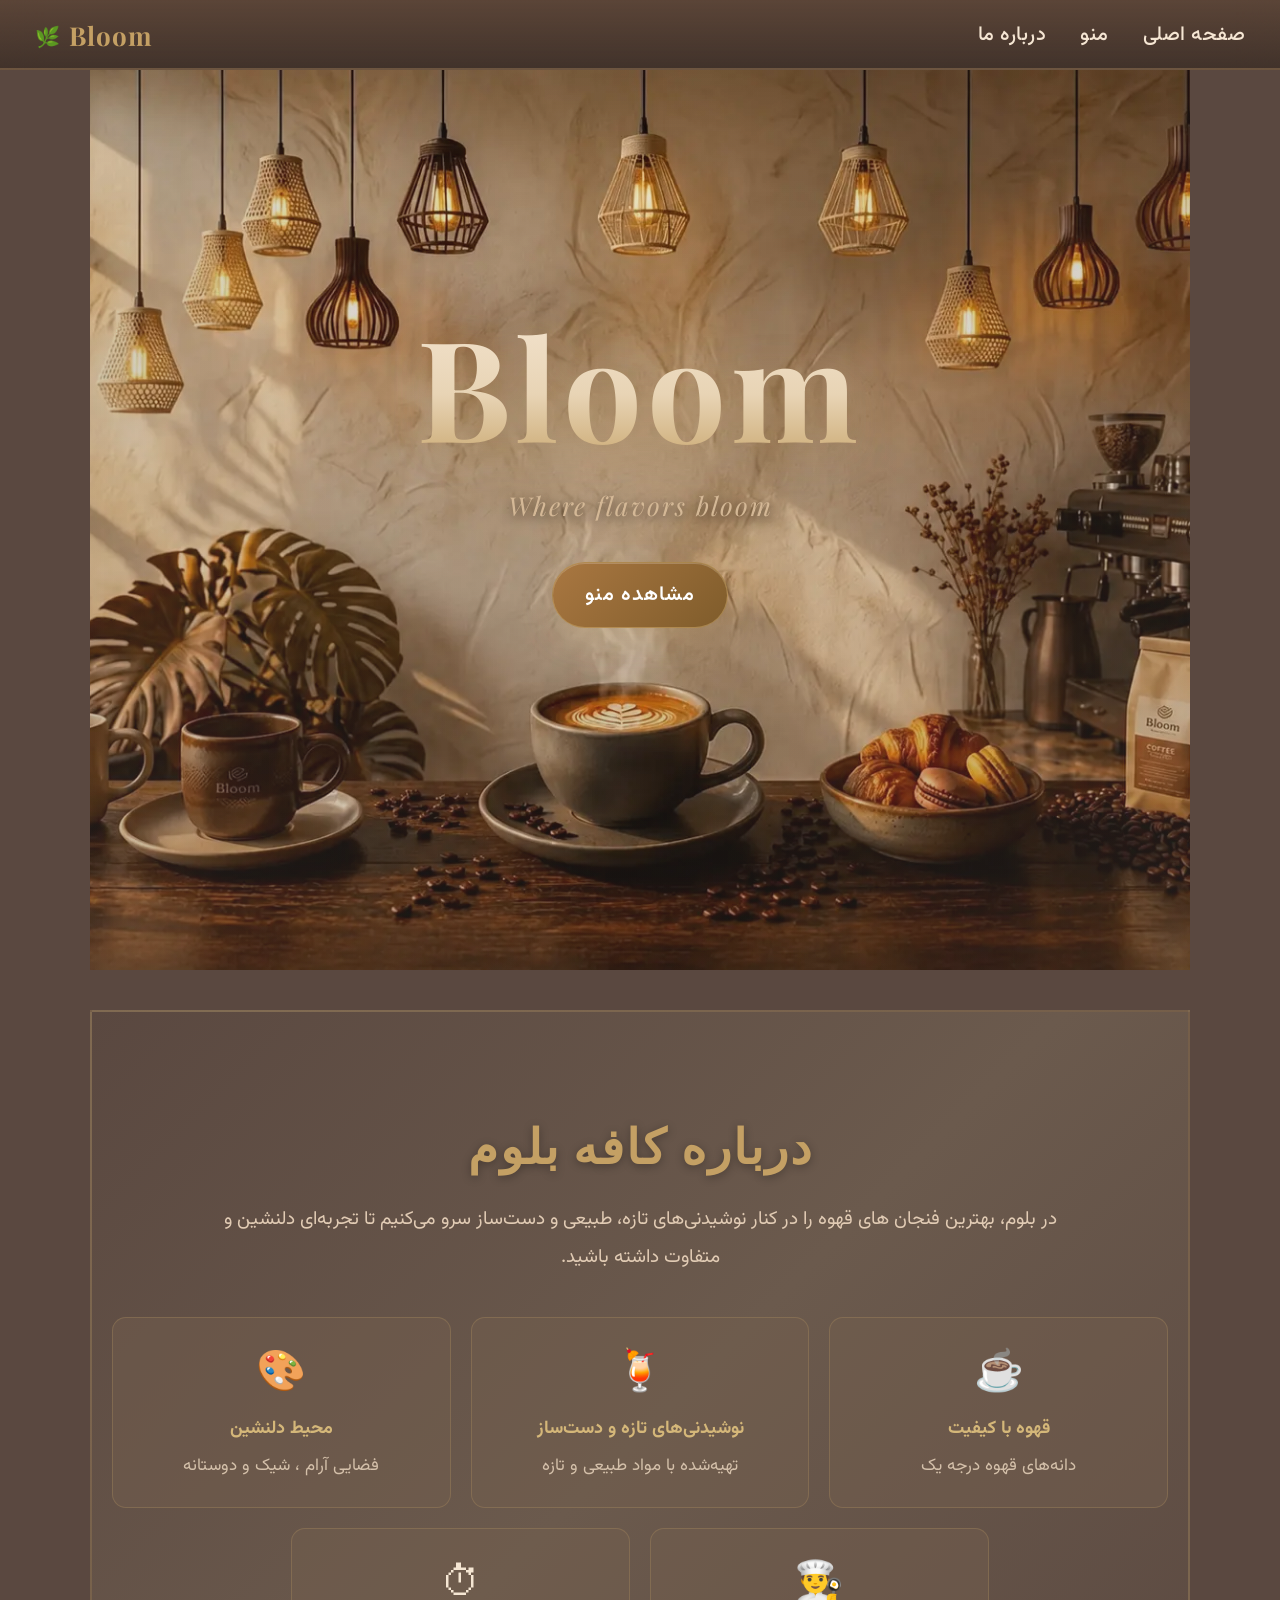
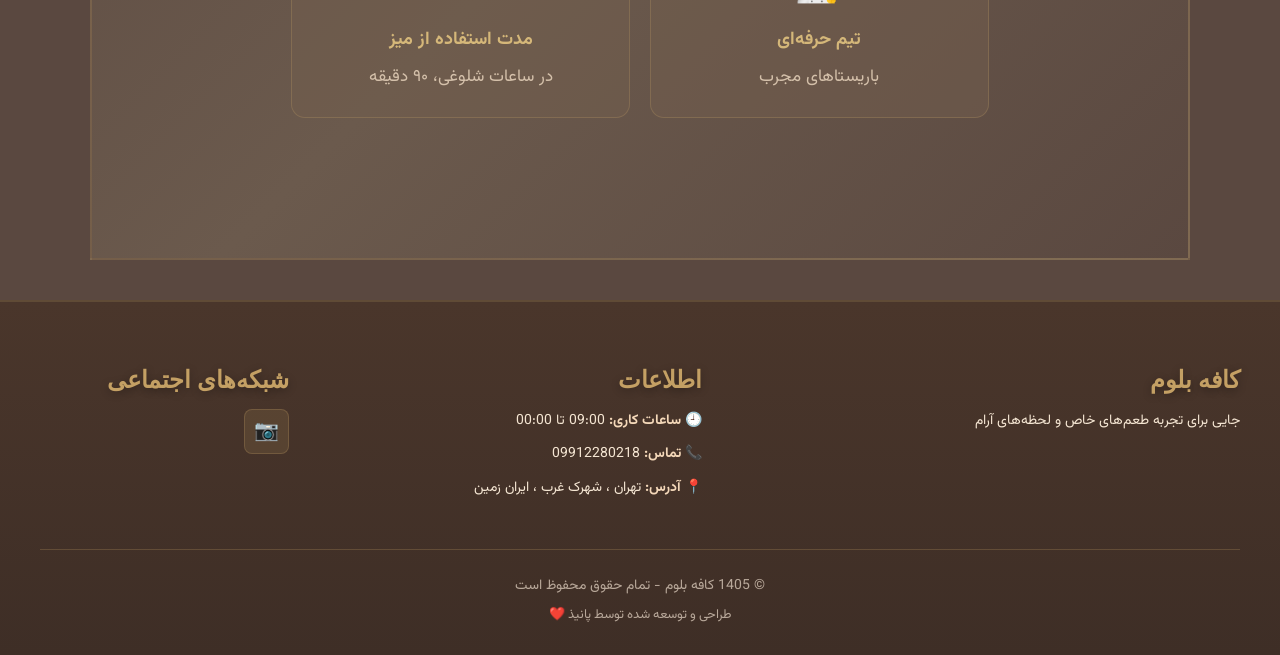
<file: index.html>
<!DOCTYPE html>
<html lang="fa" dir="rtl">
    <head>
        <meta charset="UTF-8">
        <meta name="viewport" content="width=device-width, initial-scale=1.0">
        <meta name="description" content="کافه بلوم جایی که طعم‌ها شکوفه می‌زنند. قهوه و نوشیدنی‌های با کیفیت در تهران">
        <meta name="theme-color" content="#5A4840">
        <meta property="og:image" content="images/cafe.png">
        <meta property="og:title" content="کافه بلوم - جایی که طعم‌ها شکوفه می‌زنند">
        <meta property="og:description" content="جایی برای تجربه طعم‌های خاص و لحظه‌های آرام">
        
        <link rel="icon" href="data:image/svg+xml,<svg xmlns='http://www.w3.org/2000/svg' viewBox='0 0 100 100'><text y='75' font-size='75'>🌿</text></svg>">

        <link rel="preconnect" href="https://fonts.googleapis.com">
        <link rel="preconnect" href="https://fonts.gstatic.com" crossorigin>
        <link href="https://fonts.googleapis.com/css2?family=Vazirmatn:wght@300;400;500;600;700&family=Playfair+Display:wght@600;700&display=swap" rel="stylesheet">   
        <link rel="stylesheet" href="style.css">
        <title>کافه بلوم | Bloom Coffee</title>
    </head>
    
    <body>
        <header>
            <nav class="navbar" aria-label="منوی اصلی">
                <div class="navbar-content">
                    <a href="index.html" class="logo" aria-label="صفحه اصلی کافه بلوم">
                      <span class="leaf">🌿</span>
                      <span class="logo-text">Bloom</span>
                    </a>

                    <ul class="nav-links" id="navLinks">
                        <li><a href="#about">درباره ما</a></li>
                        <li><a href="menu.html">منو</a></li>
                        <li><a href="index.html" aria-current="page">صفحه اصلی</a></li>
                    </ul>

                    <button class="hamburger" id="hamburger" type="button" 
                        aria-label="منوی موبایل" 
                        aria-expanded="false"
                        aria-controls="navLinks">
                        <span></span>
                        <span></span>
                        <span></span>
                    </button>
                </div>
            </nav>
        </header>

        <main>
            <section id="home" class="hero">
                <div class="hero-bg"></div>
                <div class="hero-overlay"></div>
                <div class="hero-content">
                    <div class="hero-text">
                        <h1>Bloom</h1>
                        <p>Where flavors bloom</p>
                    </div>
                    <a href="menu.html" class="btn">مشاهده منو</a>
                </div>
            </section>
            <section id="about" class="about">
                <div class="about-content">
                    <div class="about-text">
                        <h2>درباره کافه بلوم</h2>
                        <p>
                             در بلوم، بهترین فنجان های قهوه را در کنار نوشیدنی‌های تازه،
                                طبیعی و دست‌ساز سرو می‌کنیم تا تجربه‌ای دلنشین و متفاوت داشته باشید.
                        </p>

                        <div class="about-features">
                            <div class="feature">
                                <span class="feature-icon">☕</span>
                                <h3>قهوه با کیفیت</h3>
                                <p>دانه‌های قهوه درجه یک</p>
                            </div>
                            <div class="feature">
                                <span class="feature-icon">🍹</span>
                                <h3> نوشیدنی‌های تازه و دست‌ساز</h3>
                                <p>تهیه‌شده با مواد طبیعی و تازه</p>
                            </div>
                            <div class="feature">
                                <span class="feature-icon">🎨</span>
                                <h3>محیط دلنشین</h3>
                                <p>فضایی آرام ، شیک و دوستانه</p>
                            </div>
                            <div class="feature">
                                <span class="feature-icon">👨‍🍳</span>
                                <h3>تیم حرفه‌ای</h3>
                                <p>باریستاهای مجرب</p>
                            </div>
                            <div class="feature">
                                <span class="feature-icon">⏱</span>
                                <h3>مدت استفاده از میز</h3>
                                <p>در ساعات شلوغی، ۹۰ دقیقه</p>
                            </div>
                        </div>                    
                    </div>

                </div>
            </section>
        </main>

        <footer>
            <div class="footer-content">
                <div class="footer-main">
                    <div class="footer-info-box">
                        <h3>کافه بلوم</h3>
                        <p>جایی برای تجربه طعم‌های خاص و لحظه‌های آرام</p>
                    </div>
                    <div class="footer-info-box">
                        <h3>اطلاعات</h3>
                        <div class="footer-details">
                            <p><strong>🕘 ساعات کاری:</strong> 09:00 تا 00:00</p>
                            <p><strong>📞 تماس:</strong> 09912280218</p>
                            <p><strong>📍 آدرس:</strong> تهران ، شهرک غرب ، ایران زمین </p>
                        </div>
                    </div>
                    <div class="footer-info-box">
                        <h3>شبکه‌های اجتماعی</h3>
                        <div class="social-links">
                            <a href="https://instagram.com" aria-label="اینستاگرام" target="_blank">📷</a>
                        </div>
                    </div>
                </div>
                <div class="footer-bottom">
                    <p class="copyright">© 1405 کافه بلوم - تمام حقوق محفوظ است</p>
                    <p class="credit">طراحی و توسعه شده توسط پانیذ ❤️</p>
                </div>
            </div>
        </footer>

        <script src="script.js"></script>
    </body>
</html>
</file>
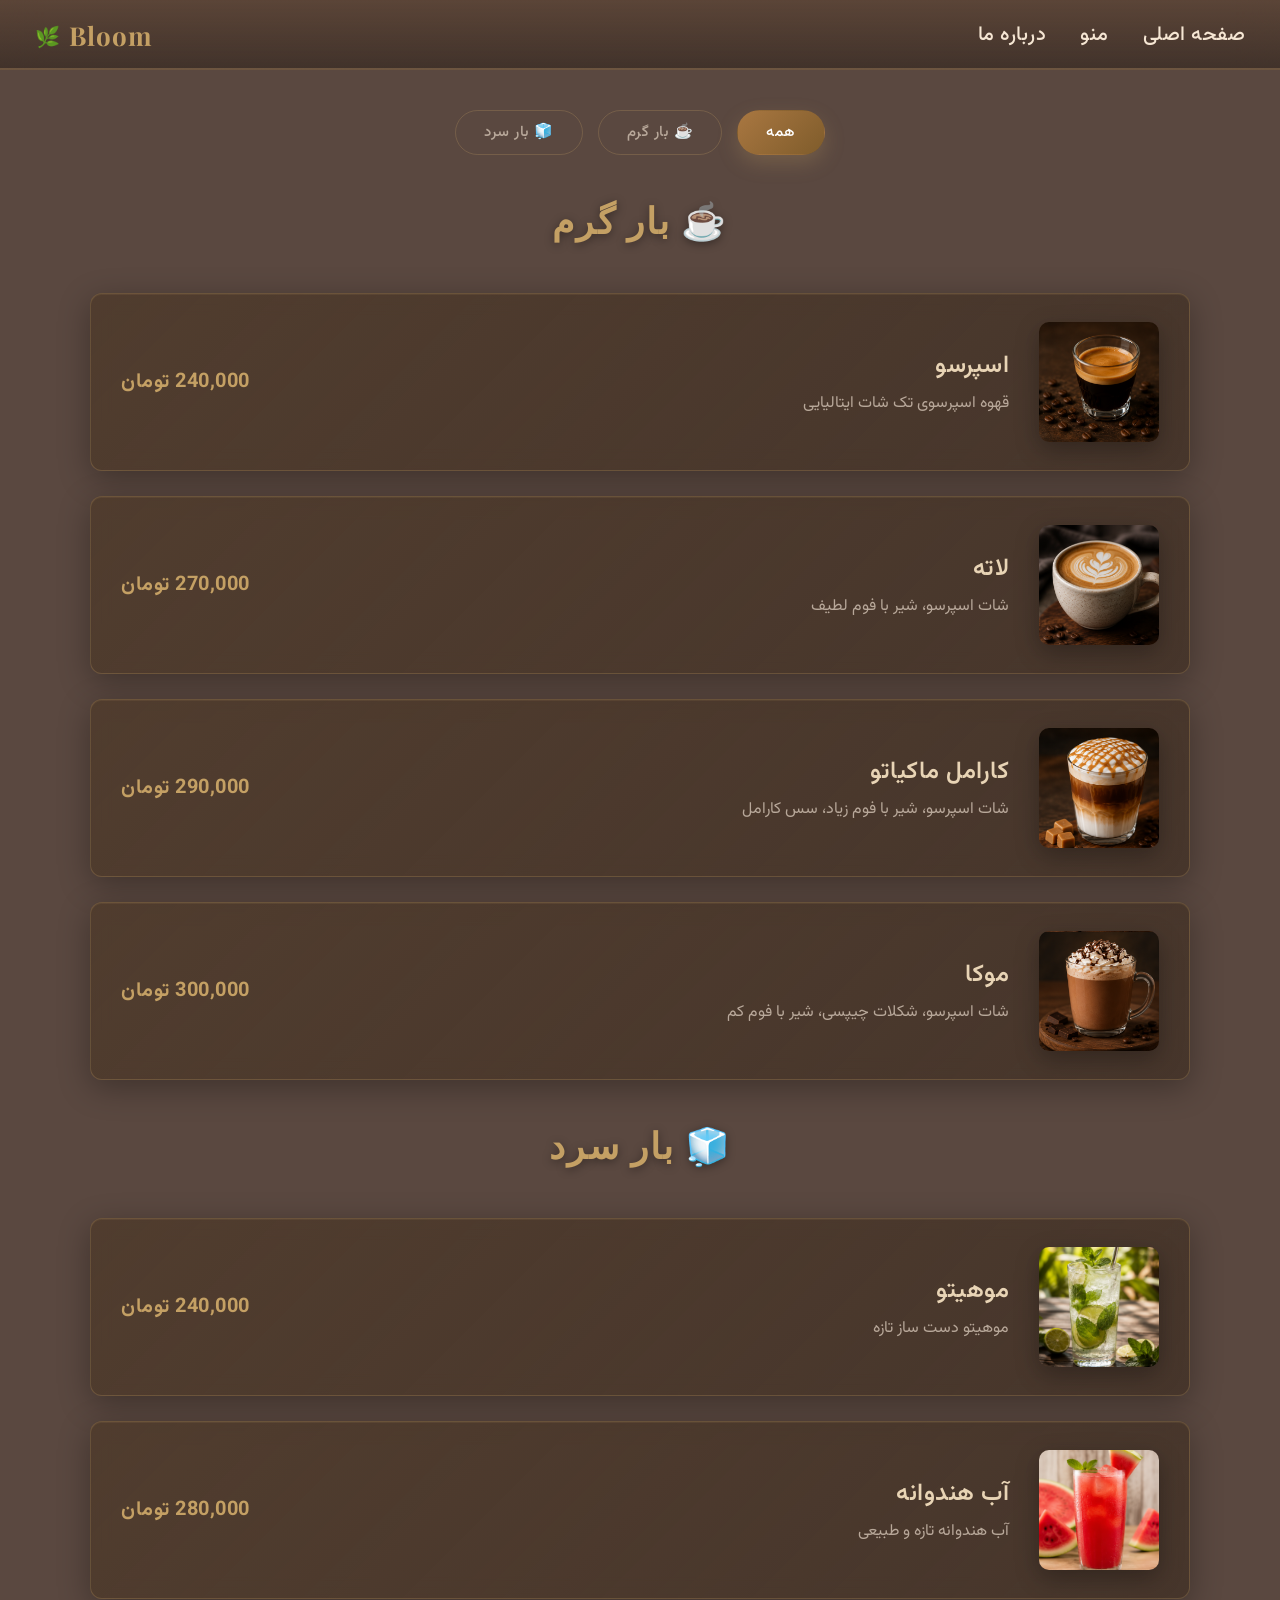
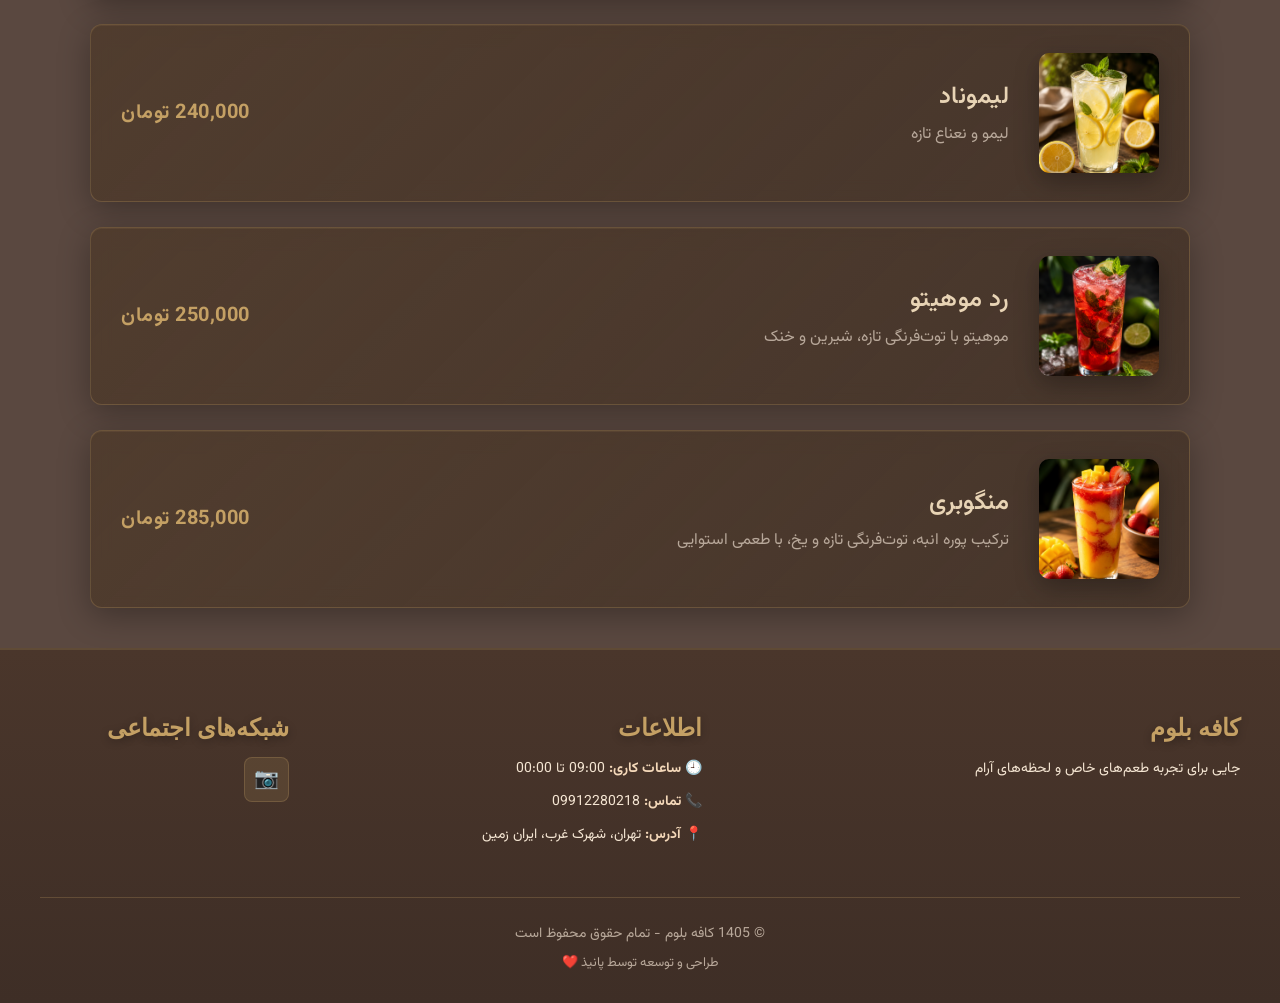
<file: menu.html>
<!DOCTYPE html>
<html lang="fa" dir="rtl">
    <head>
        <meta charset="UTF-8">
        <meta name="viewport" content="width=device-width, initial-scale=1.0">
        <meta name="description" content="منوی کافه بلوم - نوشیدنی‌های گرم و سرد">
        <meta name="theme-color" content="#5A4840">
        <meta property="og:image" content="images/cafe.png">
        <link rel="icon" href="data:image/svg+xml,<svg xmlns='http://www.w3.org/2000/svg' viewBox='0 0 100 100'><text y='75' font-size='75'>🌿</text></svg>">
        <link rel="preconnect" href="https://fonts.googleapis.com">
        <link rel="preconnect" href="https://fonts.gstatic.com" crossorigin>
        <link href="https://fonts.googleapis.com/css2?family=Vazirmatn:wght@300;400;500;600;700&family=Playfair+Display:wght@600;700&display=swap" rel="stylesheet">
        <link rel="stylesheet" href="style.css">
        <title>منوی کافه بلوم</title>
    </head>

    <body>
        <header>
            <nav class="navbar" aria-label="منوی اصلی">
                <div class="navbar-content">
                    <a href="index.html" class="logo" aria-label="صفحه اصلی کافه بلوم">
                        <span class="leaf">🌿</span>
                        <span class="logo-text">Bloom</span>
                    </a>
                    <ul class="nav-links" id="navLinks">
                        <li><a href="index.html#about">درباره ما</a></li>  
                        <li><a href="menu.html">منو</a></li>
                        <li><a href="index.html" aria-current="page">صفحه اصلی</a></li>
                    </ul>
                    <button class="hamburger" id="hamburger" type="button"
                        aria-label="باز کردن منوی موبایل"
                        aria-expanded="false"
                        aria-controls="navLinks">
                        <span></span>
                        <span></span>
                        <span></span>
                    </button>
                </div>
            </nav>
        </header>

        <main class="menu-page">
            <div class="filter-btns">
                <button class="filter-btn active" data-filter="all" type="button">همه</button>
                <button class="filter-btn" data-filter="hot" type="button">☕ بار گرم</button>
                <button class="filter-btn" data-filter="cold" type="button">🧊 بار سرد</button>
            </div>
            
            <section id="hot-drinks" data-category="hot">
                <h2>☕ بار گرم</h2>
                <article class="menu-item">
                    <img src="images/Esspreso.png" alt="اسپرسو" loading="lazy">
                    <div class="item-info">
                        <h3>اسپرسو</h3>
                        <p>قهوه اسپرسوی تک شات ایتالیایی</p>
                    </div>
                    <span class="price">240,000 تومان</span>
                </article>
                <article class="menu-item">
                    <img src="images/Latte .png" alt="لاته" loading="lazy">
                    <div class="item-info">
                        <h3>لاته</h3>
                        <p>شات اسپرسو، شیر با فوم لطیف</p>
                    </div>
                    <span class="price">270,000 تومان</span>
                </article>
                <article class="menu-item">
                    <img src="images/Caramel Macchiato.png" alt="کارامل ماکیاتو" loading="lazy">
                    <div class="item-info">
                        <h3>کارامل ماکیاتو</h3>
                        <p>شات اسپرسو، شیر با فوم زیاد، سس کارامل</p>
                    </div>
                    <span class="price">290,000 تومان</span>
                </article>
                <article class="menu-item">
                    <img src="images/mocha.png" alt="موکا" loading="lazy">
                    <div class="item-info">
                        <h3>موکا</h3>
                        <p>شات اسپرسو، شکلات چیپسی، شیر با فوم کم</p>
                    </div>
                    <span class="price">300,000 تومان</span>
                </article>
            </section>

            <section id="cold-drinks" data-category="cold">
                <h2>🧊 بار سرد</h2>
                <article class="menu-item">
                    <img src="images/mohito.png" alt="موهیتو" loading="lazy">
                    <div class="item-info">
                        <h3>موهیتو</h3>
                        <p>موهیتو دست ساز تازه</p>
                    </div>
                    <span class="price">240,000 تومان</span>
                </article>
                <article class="menu-item">
                    <img src="images/watermelon-juice.png" alt="آب هندوانه" loading="lazy">
                    <div class="item-info">
                        <h3>آب هندوانه</h3>
                        <p>آب هندوانه تازه و طبیعی</p>
                    </div>
                    <span class="price">280,000 تومان</span>
                </article>
                <article class="menu-item">
                    <img src="images/lemonade.png" alt="لیموناد" loading="lazy">
                    <div class="item-info">
                        <h3>لیموناد</h3>
                        <p>لیمو و نعناع تازه</p>
                    </div>
                    <span class="price">240,000 تومان</span>
                </article>
                <article class="menu-item">
                    <img src="images/Red-mohito.png" alt="رد موهیتو" loading="lazy">
                    <div class="item-info">
                        <h3>رد موهیتو</h3>
                        <p>موهیتو با توت‌فرنگی تازه، شیرین و خنک</p>
                    </div>
                    <span class="price">250,000 تومان</span>
                </article>
                <article class="menu-item">
                    <img src="images/mangobery.png" alt="منگوبری" loading="lazy">
                    <div class="item-info">
                        <h3>منگوبری</h3>
                        <p>ترکیب پوره انبه، توت‌فرنگی تازه و یخ، با طعمی استوایی</p>
                    </div>
                    <span class="price">285,000 تومان</span>
                </article>
            </section>

        </main>

        <footer>
            <div class="footer-content">
                <div class="footer-main">
                    <div class="footer-info-box">
                        <h3>کافه بلوم</h3>
                        <p>جایی برای تجربه طعم‌های خاص و لحظه‌های آرام</p>
                    </div>
                    <div class="footer-info-box">
                        <h3>اطلاعات</h3>
                        <div class="footer-details">
                            <p><strong>🕘 ساعات کاری:</strong> 09:00 تا 00:00</p>
                            <p><strong>📞 تماس:</strong> 09912280218</p>
                            <p><strong>📍 آدرس:</strong> تهران، شهرک غرب، ایران زمین</p>
                        </div>
                    </div>
                    <div class="footer-info-box">
                        <h3>شبکه‌های اجتماعی</h3>
                        <div class="social-links">
                            <a href="https://instagram.com" aria-label="اینستاگرام" target="_blank">📷</a>
                        </div>
                    </div>
                </div>
                <div class="footer-bottom">
                    <p class="copyright">© 1405 کافه بلوم - تمام حقوق محفوظ است</p>
                    <p class="credit">طراحی و توسعه توسط پانیذ ❤️</p>
                </div>
            </div>
        </footer>

        <script src="script.js"></script>
    </body>
</html>
</file>
<file: style.css>
:root{
    --dark-bg: #5A4840;
    --cream: #F5E6D3;
    --gold: #C4A064;
    --gold-light: #E8D4B5;
    --text: #F5E6D3;
    --muted: #B8A89A;
    --border: rgba(196, 160, 100, 0.25);
}
*{
    margin: 0;
    padding: 0;
    box-sizing: border-box;
}
html{
    scroll-behavior: smooth;
}
body{
    font-family: 'Vazirmatn', sans-serif;
    background: var(--dark-bg);
    color: var(--text);
    overflow-x: hidden;
}
a{
    text-decoration: none;
    color: inherit;
}
ul{
    list-style: none;
}

/* ----- NAVBAR ------- */

.navbar{
    position: fixed;
    top: 0;
    width: 100%;
    height: 70px;
    z-index: 999;
    background: linear-gradient(180deg, rgba(92, 67, 50, 0.6), rgba(42, 30, 22, 0.5));
    backdrop-filter: blur(20px);
    border-bottom: 2px solid rgba(196, 161, 100, 0.179);
}

.navbar-content{
    width: 100%;
    padding: 0 35px;
    height: 70px;
    display: flex;
    align-items: center;
    justify-content: space-between;
    direction: ltr;
}
.nav-links{
    display: flex;
    align-items: center;
    gap: 34px;
    max-height: none;
    overflow: visible;
    transition: max-height 0.3s ease;
}
.nav-links a{
    color: var(--cream);
    font-size: 20px;
    font-weight: 500;
    position: relative;
    padding: 8px 0;
    transition: 0.3s ease;
    letter-spacing: 0.5px;
}
.nav-links a:hover{
    color: var(--gold);
    text-shadow: 0 0 10px rgba(196, 160, 100, 0.4);
}
.logo{
    display: flex;
    align-items: center;
    gap: 8px;
    color: var(--gold);
    font-family: 'Playfair Display', serif;
    font-size: 26px;
    font-weight: 700;
    letter-spacing: 1px;
    transition: 0.3s ease;
    cursor: pointer;
}
.logo:hover{
    color: var(--gold-light);
    text-shadow: 0 0 15px rgba(196, 160, 100, 0.3);
}
.leaf{
    font-size: 20px;
}

/* --- HAMBURGER --- */

.hamburger{
    display: none;
    background: none;
    border: 1.5px solid rgba(196, 160, 100, 0.5);
    width: 40px;
    height: 35px;
    border-radius: 6px;
    cursor: pointer;
    transition: all 0.3s ease;
}
.hamburger:hover{
    border-color: var(--gold);
    box-shadow: 0 0 12px rgba(196, 160, 100, 0.3);
}
.hamburger span{
    display: block;
    height: 2px;
    width: 20px;
    background: var(--cream);
    margin: 5px auto;
    transition: all 0.3s ease;
}
.hamburger[aria-expanded="true"] span:nth-child(1){
    transform: rotate(45deg) translate(5px, 7px);
}
.hamburger[aria-expanded="true"] span:nth-child(2){
    opacity: 0;
    transform: scale(0);
}
.hamburger[aria-expanded="true"] span:nth-child(3){
    transform: rotate(-45deg) translate(5px, -7px);
}

/* --- HERO --- */

.hero{
    position: relative;
    width: 100%;
    height: 100vh;
    display: flex;
    align-items: center;
    justify-content: center;
    overflow: hidden;
    margin-top: 70px;
}
.hero-bg{
    position: absolute;
    inset: 0;
    width: 100%;
    height: 100%;
    background-image: url("images/cafe.webp");
    background-position: center;
    background-size: cover;
    background-repeat: no-repeat;
    z-index: 0;
}
.hero-overlay{
    position: absolute;
    inset: 0;
    z-index: 1;
    background:
        linear-gradient(90deg, rgba(90, 72, 64, 0.2), rgba(90, 72, 64, 0.08), rgba(90, 72, 64, 0.2)),
        linear-gradient(to bottom, rgba(90, 72, 64, 0.05), rgba(90, 72, 64, 0.2));
}
.hero-content{
    position: relative;
    z-index: 2;
    text-align: center;
    display: flex;
    flex-direction: column;
    align-items: center;
    transform: translateY(-60px);
    animation: fadeIn 1s ease-out;
}
.hero-text{
    display: flex;
    flex-direction: column;
    animation: showHero 1s ease forwards;
    align-items: center;
    gap: 1px;
}
.hero-text h1{
    font-family: 'Playfair Display', serif;
    font-size: 140px;
    font-weight: 700;
    letter-spacing: 5px;
    background: linear-gradient(180deg, #F5E6D3 0%, #E8D4B5 55%, #C4A064 100%);
    -webkit-background-clip: text;
    -webkit-text-fill-color: transparent;
    background-clip: text;
    margin: 0;
    filter: drop-shadow(0 8px 20px rgba(196, 160, 100, 0.25));
}
.hero-text p{
    color: #D4B896;
    font-family: 'Playfair Display', serif;
    font-style: italic;
    font-weight: 400;
    line-height: 1.3;
    font-size: 26px;
    letter-spacing: 2px;
    text-shadow: 0 3px 12px rgba(0, 0, 0, 0.6), 0 0 20px rgba(196, 160, 100, 0.25);
    margin-top: 10px;
}

/* ---------- BUTTON ---------- */

.btn{
    display: inline-flex;
    color: #fff;
    background: linear-gradient(135deg, #a97741, #7f5c2b);
    padding: 16px 32px;
    border: 1.5px solid rgba(193, 158, 98, 0.6);
    border-radius: 50px;
    font-size: 20px;
    font-weight: 600;
    font-family: inherit;
    cursor: pointer;
    box-shadow: 0 12px 35px rgba(196, 160, 100, 0.2),
                inset 0 1px 0 rgba(255, 255, 255, 0.2);
    transition: all 0.35s ease;
    letter-spacing: 1px;
}
.hero .btn{
    margin-top: 40px;
    animation: fadeInUp 0.8s ease-out 0.4s both;
}
.btn:hover{
    background: linear-gradient(135deg, #7d5d3e, #9A7F5A);
    transform: translateY(-3px);
    box-shadow: 0 18px 45px rgba(196, 160, 100, 0.3),
                0 0 30px rgba(196, 160, 100, 0.25),
                inset 0 1px 0 rgba(255, 255, 255, 0.3);
    border-color: var(--gold-light);
}
.btn:active{
    transform: translateY(-1px);
}
/* ------- ABOUT ------ */

.about{
    padding: 100px 20px;
    background: linear-gradient(135deg, #5A4840 0%, #6b5a4d 50%, #5A4840 100%);
    border: 2px solid var(--border);
}
.about-content{
    max-width: 1100px;
    margin: 0 auto;
}
.about-text{
    width: 100%;
    text-align: center;
}
.about-text h2{
    font-family: 'Playfair Display', serif;
    font-size: 48px;
    color: var(--gold);
    margin-bottom: 25px;
    letter-spacing: 2px;
    text-shadow: 0 2px 10px rgba(0, 0, 0, 0.3);
}
.about-text > p{
    max-width: 850px;
    margin: 0 auto 15px;
    color: #e1cbb4;
    font-size: 19px;
    line-height: 2;
    text-align: center;
}
.about-features{
    display: grid;
    grid-template-columns: repeat(6, 1fr);
    gap: 20px;
    margin: 40px 0;
}
.feature{
    grid-column: span 2;
    text-align: center;
    padding: 25px 18px;
    background: rgba(115, 94, 78, 0.49);
    border-radius: 14px;
    border: 1px solid var(--border);
    transition: 0.3s ease;
}
.feature:nth-child(4){
    grid-column: 2 / span 2;
}

.feature:nth-child(5){
    grid-column: 4 / span 2;
}
.feature:hover{
    background: rgba(90, 69, 53, 0.662);
    transform: translateY(-5px);
    box-shadow: 0 10px 25px rgba(147, 126, 91, 0.376);
}
.feature-icon{
    font-size: 40px;
    display: block;
    margin-bottom: 10px;
}
.feature h3{
    color: #ddbe7ded;
    font-size: 18px;
    margin-bottom: 8px;
}
.feature p{
    color: #d4c0aa;
    font-size: 17px;
    line-height: 1.8;
    margin: 0;
}

/* ----- FOOTER ----- */

footer{
    background: linear-gradient(180deg, #4A362B 0%, #3E2E26 100%);
    color: #F5E6D3;
    padding: 60px 20px 30px;
    border-top: 2px solid var(--border);
}
.footer-content{
    max-width: 1200px;
    margin: 0 auto;
}
.footer-main{
    display: grid;
    grid-template-columns: 2fr 1.5fr 1fr;
    gap: 40px;
    margin-bottom: 40px;
}
.footer-info-box h3{
    font-family: 'Playfair Display', serif;
    font-size: 24px;
    color: var(--gold);
    margin-bottom: 15px;
    text-shadow: 0 2px 8px rgba(0, 0, 0, 0.3);
}
.footer-info-box p{
    color:var(--cream);
    font-size: 14px;
    line-height: 1.8;
    margin-bottom: 10px;
}
.footer-details p{
    margin-bottom: 8px;
    white-space: nowrap;
}
.footer-details strong{
    color: #f4d8b9;
}
.social-links{
    display: flex;
    gap: 15px;
    align-items: center;
    flex-wrap: wrap;
}
.social-links a{
    display: inline-flex;
    align-items: center;
    justify-content: center;
    width: 45px;
    height: 45px;
    background: rgba(196, 160, 100, 0.15);
    border: 1.5px solid var(--border);
    border-radius: 8px;
    font-size: 20px;
    transition: all 0.3s ease;
    text-decoration: none;
}
.social-links a:hover{
    background: rgba(196, 160, 100, 0.3);
    border-color: var(--gold);
    transform: translateY(-3px);
    box-shadow: 0 8px 20px rgba(196, 160, 100, 0.15);
}
.footer-bottom{
    border-top: 1.5px solid var(--border);
    padding-top: 25px;
    text-align: center;
}
.copyright{
    color: var(--muted);
    font-size: 14px;
    margin-bottom: 8px;
}
.credit{
    color: var(--muted);
    font-size: 13px;
}
/* ----MENU---- */

.filter-btns{
    display: flex;
    justify-content: center;
    gap: 15px;
    padding: 40px 20px 0;
    flex-wrap: wrap;
}
.filter-btn{
    background: transparent;
    border: 1.5px solid var(--border);
    color: var(--muted);
    padding: 10px 28px;
    border-radius: 50px;
    font-size: 15px;
    font-family: inherit;
    font-weight: 500;
    cursor: pointer;
    transition: all 0.3s ease;
    letter-spacing: 0.5px;
}
.filter-btn:hover{
    border-color: var(--gold);
    color: var(--gold);
}
.filter-btn.active{
    background: linear-gradient(135deg, #a97741, #7f5c2b);
    border-color: transparent;
    color: #fff;
    box-shadow: 0 8px 20px rgba(196, 160, 100, 0.25);
}
section.hidden{
    display: none;
}
.menu-page{
    padding-top: 70px;
    background: var(--dark-bg);
    min-height: 100vh;
}
section{
    width: 90%;
    max-width: 1100px;
    margin: 40px auto;
}
section h2{
    text-align: center;
    color: var(--gold);
    font-size: 36px;
    margin-bottom: 50px;
    font-family: 'Playfair Display', serif;
    letter-spacing: 2px;
    text-shadow: 0 2px 10px rgba(0, 0, 0, 0.4);
    animation: fadeIn 0.8s ease-out;
}
.menu-item{
    display: flex;
    align-items: center;
    gap: 30px;
    background: linear-gradient(135deg, rgba(78, 58, 42, 0.8), rgba(58, 42, 30, 0.6));
    padding: 28px 30px;
    border: 1.5px solid var(--border);
    border-radius: 12px;
    margin-bottom: 25px;
    backdrop-filter: blur(10px);
    box-shadow: 0 8px 32px rgba(0, 0, 0, 0.3),
                inset 0 1px 0 rgba(196, 160, 100, 0.1);
    transition: background 0.35s cubic-bezier(0.4, 0, 0.2, 1),
                border-color 0.35s ease,
                box-shadow 0.35s ease,
                transform 0.35s ease;
    animation: slideInUp 0.6s ease-out both;
}
.menu-item:hover{
    background: linear-gradient(135deg, rgba(70, 50, 38, 0.95), rgba(58, 42, 30, 0.8));
    transform: translateY(-6px);
    border-color: var(--gold);
    box-shadow: 0 15px 50px rgba(196, 160, 100, 0.2),
                0 0 30px rgba(196, 160, 100, 0.15),
                inset 0 1px 0 rgba(196, 160, 100, 0.2);
}
.menu-item img{
    width: 120px;
    height: 120px;
    object-fit: cover;
    border-radius: 10px;
    flex-shrink: 0;
    box-shadow: 0 8px 25px rgba(0, 0, 0, 0.3);
    transition: transform 0.4s cubic-bezier(0.4, 0, 0.2, 1),
                box-shadow 0.4s ease;
}
.menu-item:hover img{
    transform: scale(1.1) rotateZ(-2deg);
    box-shadow: 0 12px 35px rgba(0, 0, 0, 0.4),
                0 0 20px rgba(196, 160, 100, 0.2);
}
.item-info{
    flex: 1;
}
.item-info h3{
    font-size: 24px;
    color: var(--gold-light);
    font-weight: 600;
    letter-spacing: 0.5px;
    margin-bottom: 6px;
}
.item-info p{
    color: var(--muted);
    font-size: 16px;
    line-height: 1.6;
}
.price{
    color: var(--gold);
    font-size: 20px;
    font-weight: 700;
    white-space: nowrap;
    letter-spacing: 0.5px;
}

/* --- ANIMATIONS --- */

@keyframes showHero{
    from{ opacity: 0; transform: translateY(50px); }
    to{ opacity: 1; transform: translateY(0); }
}
@keyframes fadeInUp{
    from{ opacity: 0; transform: translateY(30px); }
    to{ opacity: 1; transform: translateY(0); }
}
@keyframes slideInUp{
    from{ opacity: 0; transform: translateY(40px); }
    to{ opacity: 1; transform: translateY(0); }
}
@keyframes fadeIn{
    from{ opacity: 0; }
    to{ opacity: 1; }
}

/* ----- MOBILE ----- */

@media (max-width: 768px){

    /*--NAVBAR--*/

    .navbar-content{
        height: 70px;
        padding: 0 16px;
    }
    .logo{
        font-size: 22px;
    }
    .hamburger{
        display: block;
    }
    .nav-links{
        position: absolute;
        top: 70px;
        left: 0;
        right: 0;
        background: rgba(58, 42, 30, 0.97);
        backdrop-filter: blur(20px);
        flex-direction: column;
        gap: 0;
        max-height: 0;
        overflow: hidden;
        transition: max-height 0.3s ease, padding 0.3s ease;
        border-bottom: 2px solid var(--border);
        padding: 0;
    }
    .nav-links.active{
        max-height: 400px;
        padding: 10px 20px;
    }
    .nav-links li{
        width: 100%;
        text-align: center;
        border-bottom: 1px solid var(--border);
        padding:0;
    }
    .nav-links li:nth-child(1) { order: 3; }
    .nav-links li:nth-child(2) { order: 2; }
    .nav-links li:nth-child(3) { order: 1; }

    .nav-links li:first-child {
        border-bottom: none;
    }
    .nav-links a{
        font-size: 17px;
        display: block;
        padding: 16px 0;
        width: 100%;
    }

    /* --HERO-- */

    .hero{
        min-height: 100vh;
        height: calc(100vh - 70px);
        margin-top: 70px;
    }
    .hero-content{
        width: 100%;
        padding: 0 20px;
        transform: translateY(-30px);
    }
    .hero-text{
        transform: translateY(-20px);
    }
    .hero-text h1{
        font-size: 60px;
        letter-spacing: 2px;
    }
    .hero-text p{
        font-size: 17px;
        letter-spacing: 1px;
    }
    .btn{
        transform: translateY(55px);
        padding: 14px 30px;
        min-width: 160px;
        font-size: 15px;
    }

    /* --ABOUT-- */

    .about{
        padding: 70px 18px;
    }
    .about-content{
        width: 100%;
        max-width: 600px;
        margin: 0 auto;
    }
    .about-text h2{
        font-size: 34px;
        margin-bottom: 22px;
        letter-spacing: 1px;
    }
    .about-text > p{
        max-width: 500px;
        font-size: 15px;
        line-height: 2;
    }
    .about-features{
        display: flex;
        flex-direction: column;
        align-items: center;
        gap: 16px;
        margin: 35px auto 0;
    }
    .feature{
        width: 100%;
        max-width: 380px;
        padding: 24px 18px;
    }
    .feature:nth-child(4),
    .feature:nth-child(5){
        grid-column: auto;
    }
    .feature-icon{
        font-size: 36px;
    }
    .feature h3{
        font-size: 18px;
    }
    .feature p{
        font-size: 14px;
    }

    /* --MENU-- */

    section{
        width: 92%;
        margin: 50px auto;
    }
    section h2{
        font-size: 29px;
        margin-bottom: 30px;
    }
    .menu-page{
        padding-top: 80px;
    }
    .menu-item{
        flex-direction: column;
        align-items: center;
        text-align: center;
        padding: 20px;
        gap: 16px;
        border-radius: 16px;
    }
    .menu-item img{
        width: 105px;
        height: 105px;
        border-radius: 14px;
    }
    .item-info{
        width: 100%;
    }
    .item-info h3{
        font-size: 21px;
    }
    .item-info p{
        font-size: 14px;
        line-height: 1.8;
    }
    .price{
        margin-top: 5px;
        font-size: 18px;
    }
    .filter-btns{
        padding: 20px 15px 0;
    }

    /* --FOOTER-- */

    footer{
        padding: 55px 20px 30px;
    }
    .footer-main{
        grid-template-columns: 1fr;
    }
    .copyright{
        padding-top: 20px;
        text-align: center;
    }
    .footer-details p{
        white-space: normal;
    }
}
/*SMALL PHONE */
@media (max-width: 500px){

    .navbar-content{
        padding: 0 12px;
    }
    .logo{
        font-size: 20px;
    }
    .hero-content{
        padding: 0 15px;
    }
    .hero-text h1{
        font-size: 48px;
        letter-spacing: 1px;
    }
    .hero-text p{
        font-size: 15px;
    }
    .btn{
        min-width: 145px;
        padding: 13px 25px;
        font-size: 14px;
    }
    .about{
        padding: 60px 15px;
    }
    .about-text h2{
        font-size: 29px;
    }
    .about-text > p{
        font-size: 14px;
    }
    .feature{
        max-width: 350px;
        padding: 22px 15px;
    }
    .feature-icon{
        font-size: 32px;
    }
    .feature h3{
        font-size: 17px;
    }
    .feature p{
        font-size: 13px;
    }
    section{
        width: 94%;
    }
    section h2{
        font-size: 25px;
    }
    .menu-item{
        padding: 18px;
    }
    .menu-item img{
        width: 95px;
        height: 95px;
    }
    .item-info h3{
        font-size: 19px;
    }
    .price{
        font-size: 17px;
    }
}
@media (prefers-reduced-motion: reduce){
    *{
        animation-duration: 0.01ms !important;
        animation-iteration-count: 1 !important;
        transition-duration: 0.01ms !important;
    }
}
</file>
